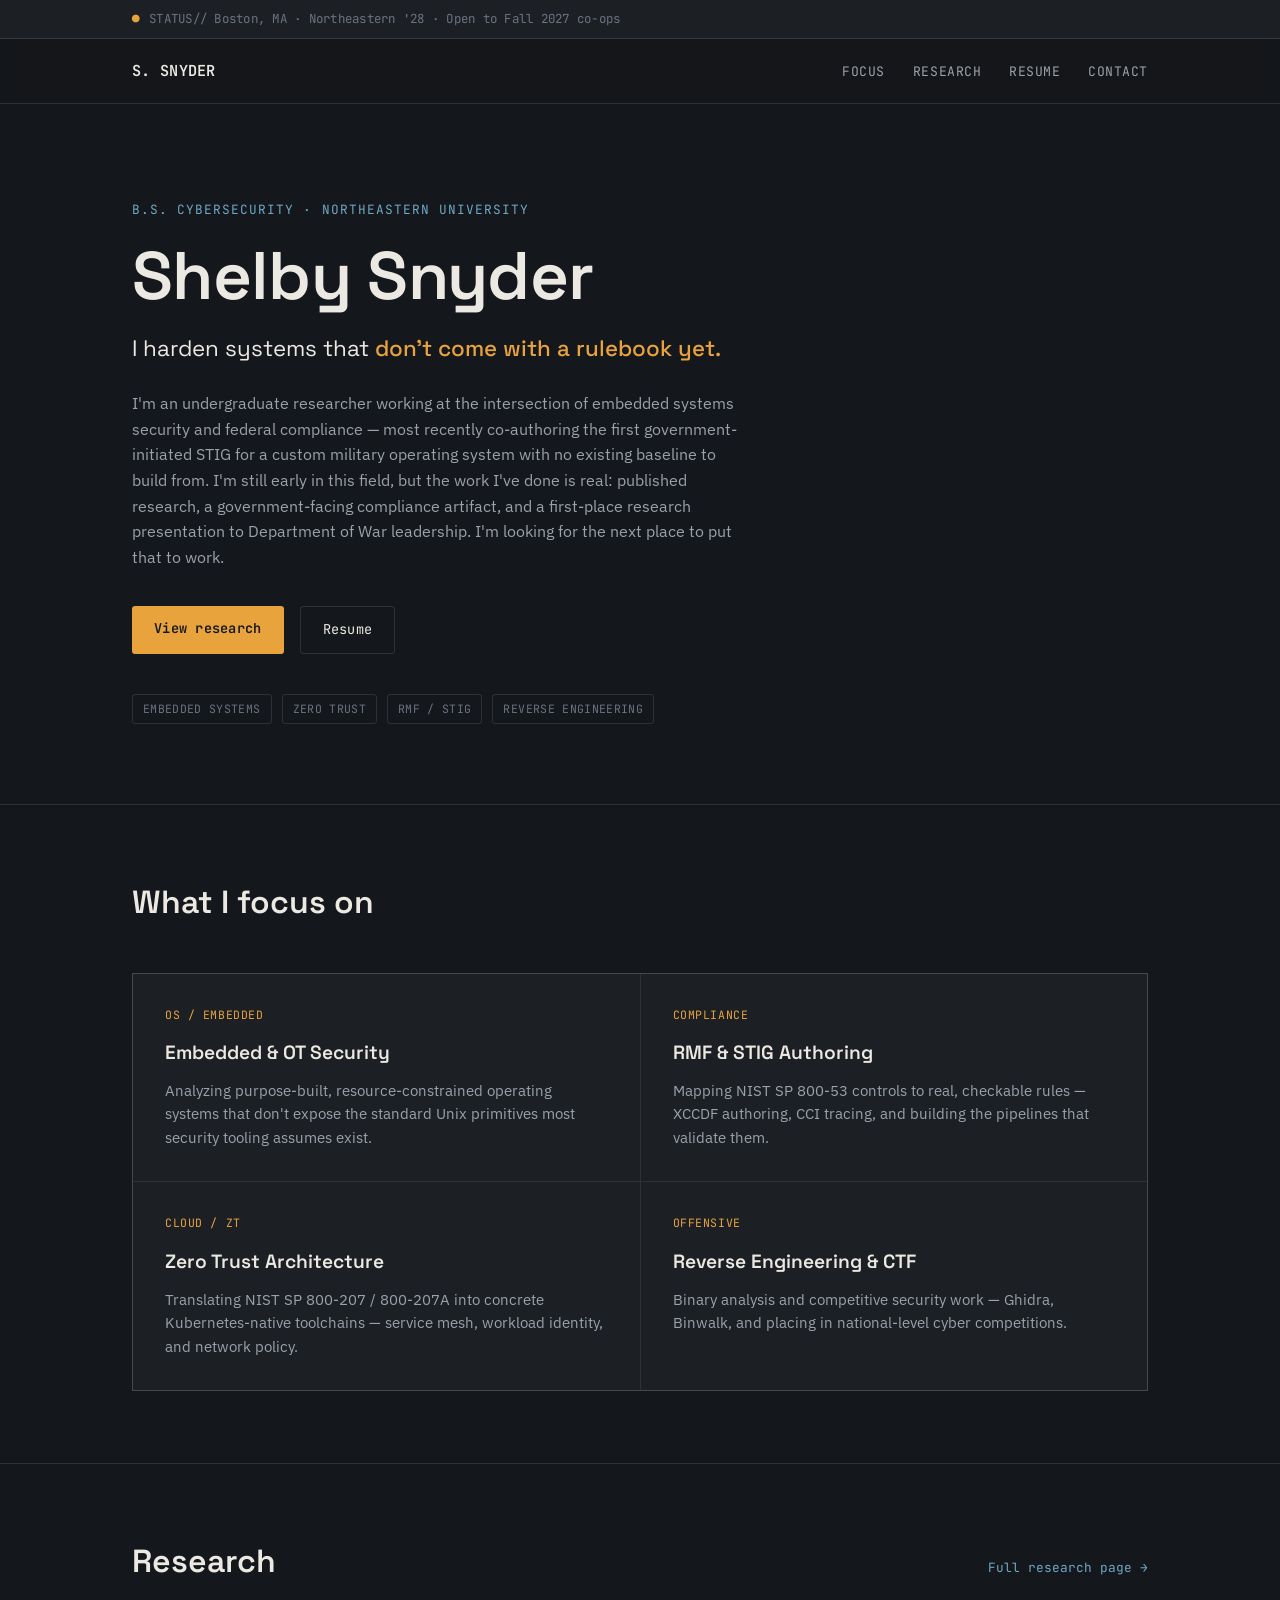
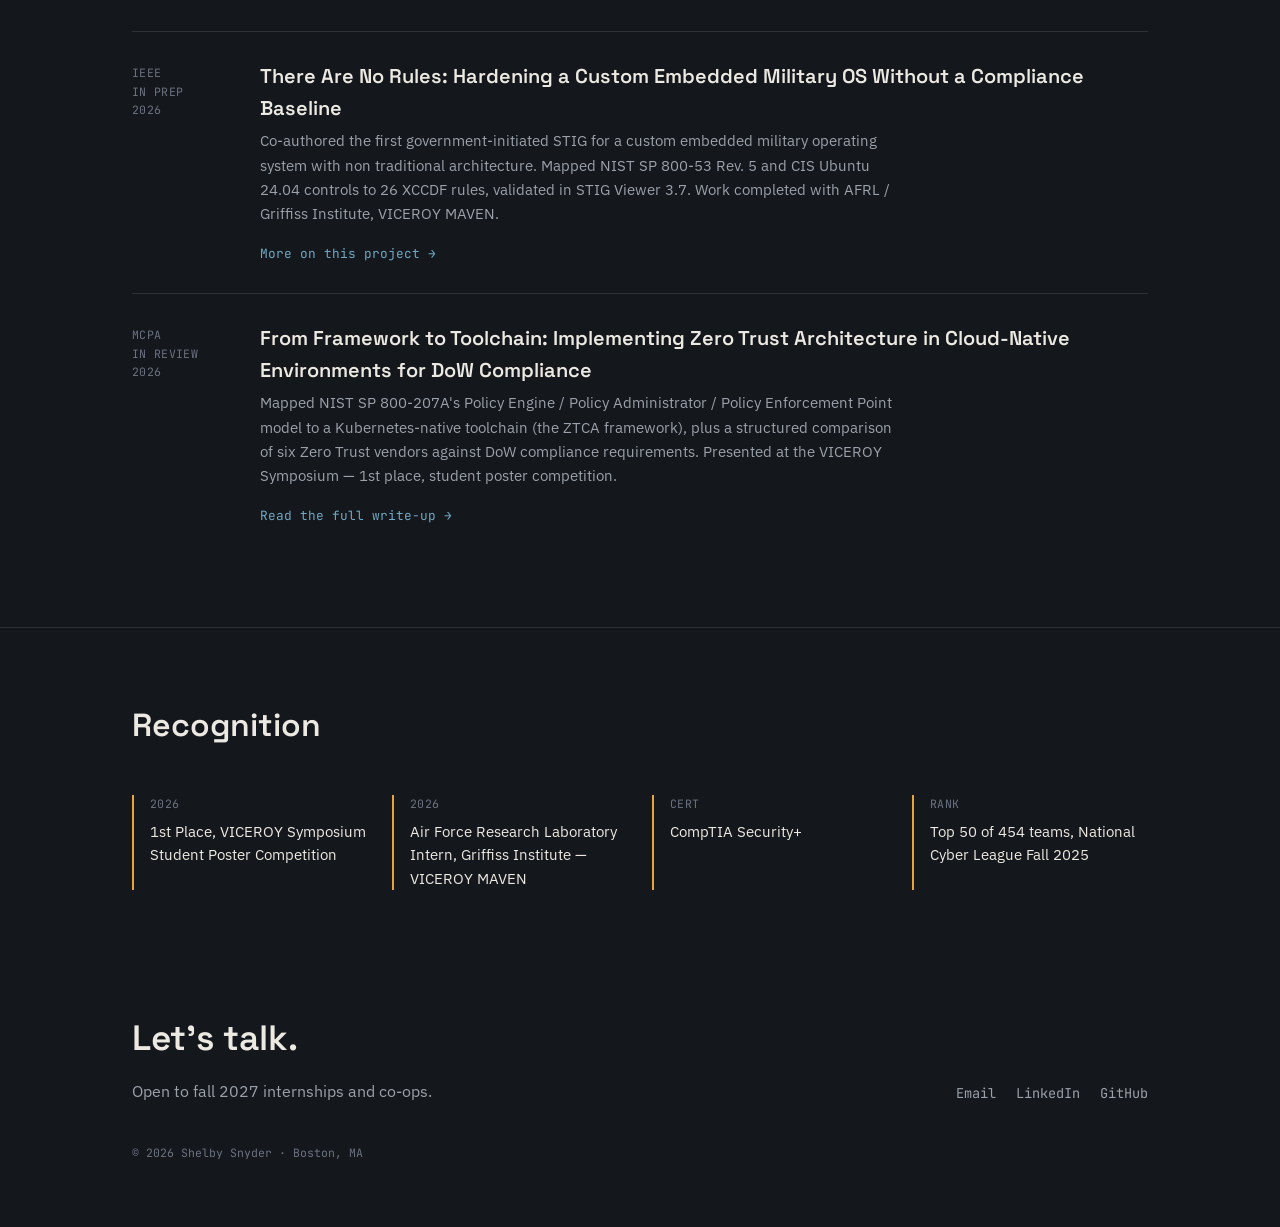
<file: index.html>
<!DOCTYPE html>
<html lang="en">
<head>
<meta charset="UTF-8" />
<meta name="viewport" content="width=device-width, initial-scale=1.0" />
<title>Shelby Snyder — Cybersecurity</title>
<meta name="description" content="Shelby Snyder — cybersecurity undergraduate researcher focused on embedded systems security, compliance frameworks, and Zero Trust architecture." />
<link rel="preconnect" href="https://fonts.googleapis.com">
<link rel="preconnect" href="https://fonts.gstatic.com" crossorigin>
<link href="https://fonts.googleapis.com/css2?family=Space+Grotesk:wght@400;500;600;700&family=IBM+Plex+Sans:wght@400;500;600&family=JetBrains+Mono:wght@400;500;600&display=swap" rel="stylesheet">
<link rel="stylesheet" href="css/style.css">
</head>
<body>

<header>
  <div class="status-strip">
    <div class="wrap">
      <span class="dot">●</span>
      <span>STATUS// Boston, MA · Northeastern '28 · Open to Fall 2027 co-ops</span>
    </div>
  </div>
  <nav class="wrap">
    <a class="logo" href="#top">S. SNYDER</a>
    <ul class="nav-links">
      <li><a href="#focus">Focus</a></li>
      <li><a href="research.html">Research</a></li>
      <li><a href="resume.html">Resume</a></li>
      <li><a href="#contact">Contact</a></li>
    </ul>
  </nav>
</header>

<main>
  <section class="hero" id="top">
    <div class="wrap">
      <div class="eyebrow">B.S. Cybersecurity · Northeastern University</div>
      <h1>Shelby Snyder</h1>
      <p class="thesis">I harden systems that <strong>don't come with a rulebook yet.</strong></p>
      <p class="bio">
        I'm an undergraduate researcher working at the intersection of embedded systems security
        and federal compliance — most recently co-authoring the first government-initiated STIG
        for a custom military operating system with no existing baseline to
        build from. I'm still early in this field, but the work I've done is real: published
        research, a government-facing compliance artifact, and a first-place research presentation
        to Department of War leadership. I'm looking for the next place to put that to work.
      </p>
      <div class="cta-row">
        <a class="btn btn-primary" href="#research">View research</a>
        <a class="btn btn-secondary" href="resume.html">Resume</a>
      </div>
      <div class="tag-row">
        <span class="tag">Embedded Systems</span>
        <span class="tag">Zero Trust</span>
        <span class="tag">RMF / STIG</span>
        <span class="tag">Reverse Engineering</span>
      </div>
    </div>
  </section>

  <section id="focus">
    <div class="wrap">
      <div class="section-head">
        <h2>What I focus on</h2>
      </div>
      <div class="focus-grid">
        <div class="focus-card">
          <span class="focus-tag">OS / EMBEDDED</span>
          <h3>Embedded &amp; OT Security</h3>
          <p>Analyzing purpose-built, resource-constrained operating systems that don't expose
          the standard Unix primitives most security tooling assumes exist.</p>
        </div>
        <div class="focus-card">
          <span class="focus-tag">COMPLIANCE</span>
          <h3>RMF &amp; STIG Authoring</h3>
          <p>Mapping NIST SP 800-53 controls to real, checkable rules — XCCDF authoring,
          CCI tracing, and building the pipelines that validate them.</p>
        </div>
        <div class="focus-card">
          <span class="focus-tag">CLOUD / ZT</span>
          <h3>Zero Trust Architecture</h3>
          <p>Translating NIST SP 800-207 / 800-207A into concrete Kubernetes-native
          toolchains — service mesh, workload identity, and network policy.</p>
        </div>
        <div class="focus-card">
          <span class="focus-tag">OFFENSIVE</span>
          <h3>Reverse Engineering &amp; CTF</h3>
          <p>Binary analysis and competitive security work — Ghidra, Binwalk, and
          placing in national-level cyber competitions.</p>
        </div>
      </div>
    </div>
  </section>

  <section id="research">
    <div class="wrap">
      <div class="section-head">
        <h2>Research</h2>
        <span class="section-note"><a href="research.html" class="research-link">Full research page →</a></span>
      </div>

      <div class="research-item">
        <div class="research-meta">IEEE<br/>IN PREP<br/>2026</div>
        <div class="research-body">
          <h3>There Are No Rules: Hardening a Custom Embedded Military OS Without a Compliance Baseline</h3>
          <p>Co-authored the first government-initiated STIG for a custom embedded
          military operating system with non traditional architecture. Mapped NIST SP
          800-53 Rev. 5 and CIS Ubuntu 24.04 controls to 26 XCCDF rules, validated in STIG
          Viewer 3.7. Work completed with AFRL / Griffiss Institute, VICEROY MAVEN.</p>
          <a class="research-link" href="research.html#boltos">More on this project →</a>
        </div>
      </div>

      <div class="research-item">
        <div class="research-meta">MCPA<br/>IN REVIEW<br/>2026</div>
        <div class="research-body">
          <h3>From Framework to Toolchain: Implementing Zero Trust Architecture in Cloud-Native Environments for DoW Compliance</h3>
          <p>Mapped NIST SP 800-207A's Policy Engine / Policy Administrator / Policy Enforcement
          Point model to a Kubernetes-native toolchain (the ZTCA framework), plus a structured
          comparison of six Zero Trust vendors against DoW compliance requirements. Presented
          at the VICEROY Symposium — 1st place, student poster competition.</p>
          <a class="research-link" href="research.html#ztca">Read the full write-up →</a>
        </div>
      </div>
    </div>
  </section>

  <section id="recognition">
    <div class="wrap">
      <div class="section-head">
        <h2>Recognition</h2>
      </div>
      <div class="recognition">
        <div class="rec-item">
          <span class="num">2026</span>
          <p>1st Place, VICEROY Symposium Student Poster Competition</p>
        </div>
        <div class="rec-item">
          <span class="num">2026</span>
          <p>Air Force Research Laboratory Intern, Griffiss Institute — VICEROY MAVEN</p>
        </div>
        <div class="rec-item">
          <span class="num">CERT</span>
          <p>CompTIA Security+</p>
        </div>
        <div class="rec-item">
          <span class="num">RANK</span>
          <p>Top 50 of 454 teams, National Cyber League Fall 2025</p>
        </div>
      </div>
    </div>
  </section>
</main>

<footer id="contact">
  <div class="wrap">
    <div class="footer-row">
      <div>
        <h2>Let's talk.</h2>
        <p style="color: var(--text-dim);">Open to fall 2027 internships and co-ops.</p>
      </div>
      <div class="footer-links">
        <a href="mailto:shelbychsnyder@gmail.com">Email</a>
        <a href="https://www.linkedin.com/in/shelbycsnyder" target="_blank" rel="noopener">LinkedIn</a>
        <a href="https://github.com/snyder2406" target="_blank" rel="noopener">GitHub</a>
      </div>
    </div>
    <p class="footer-note">© 2026 Shelby Snyder · Boston, MA</p>
  </div>
</footer>

<script src="js/main.js"></script>
</body>
</html>
</file>
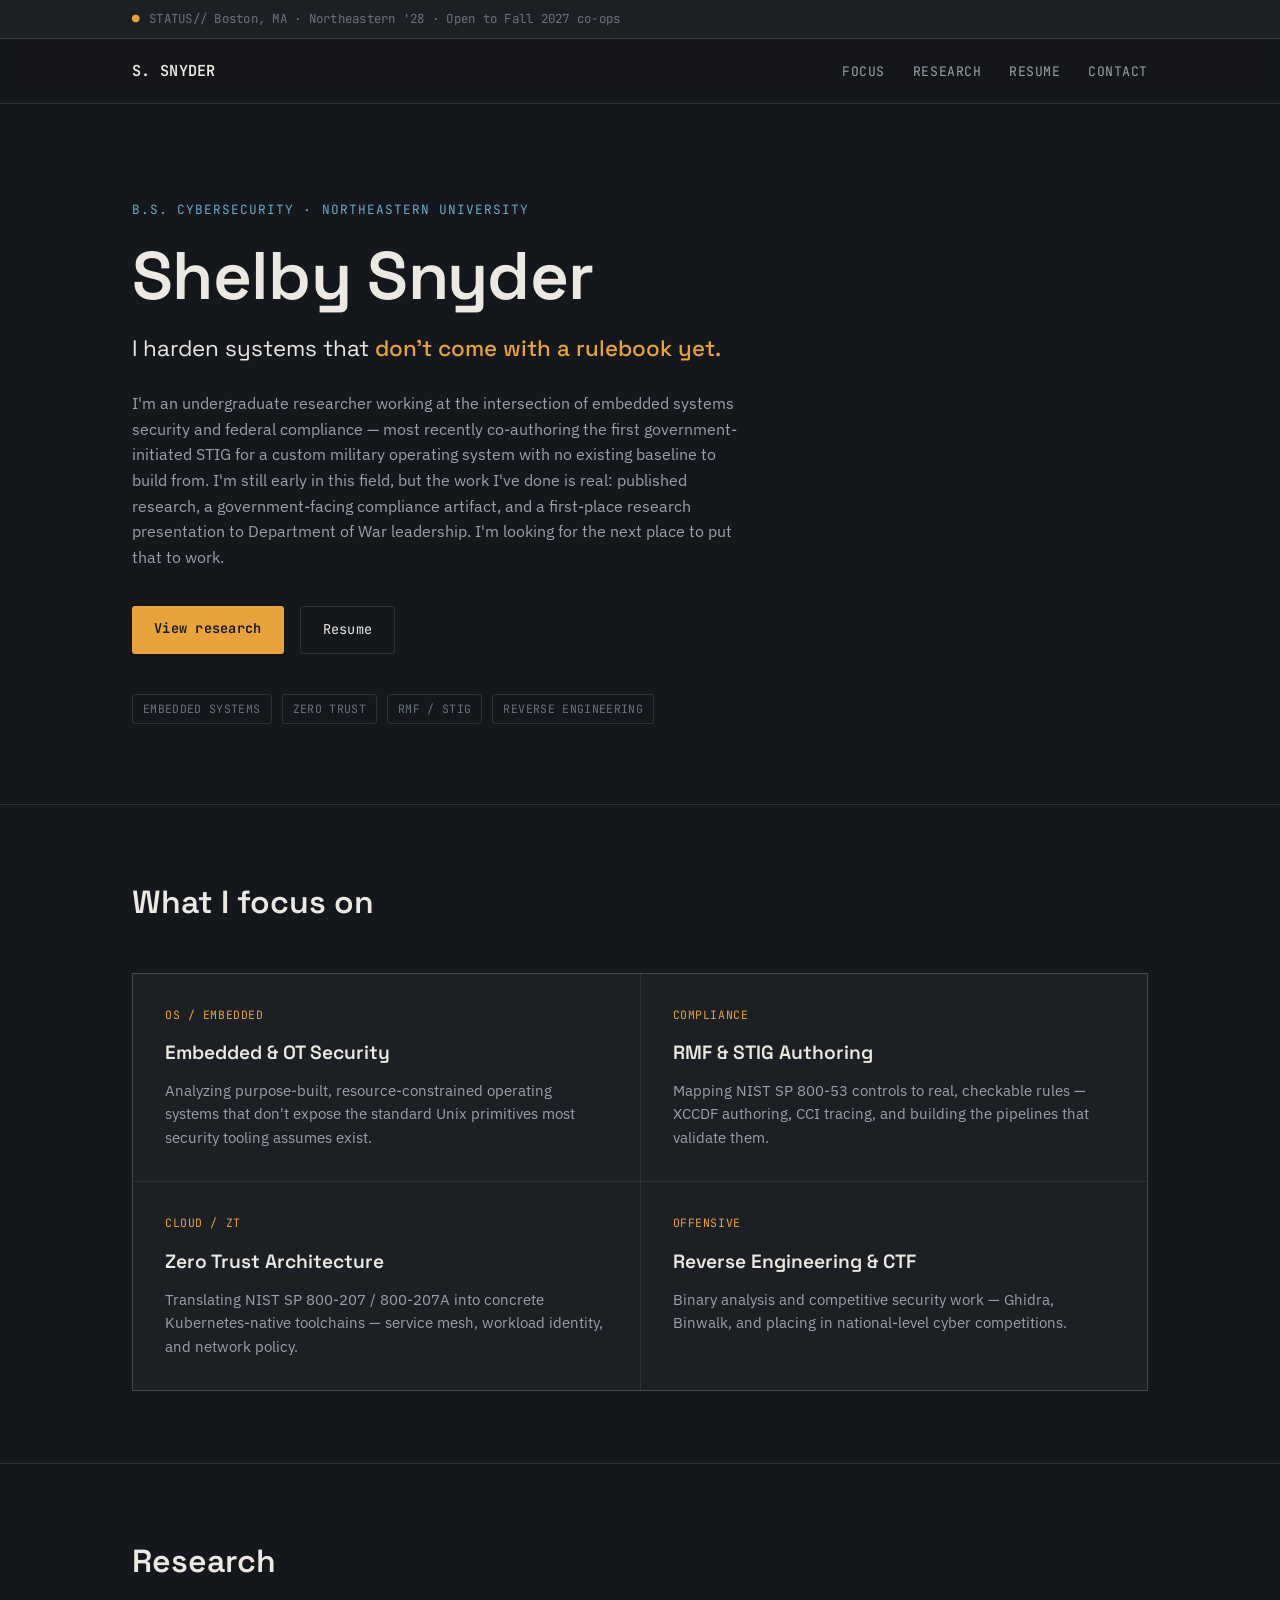
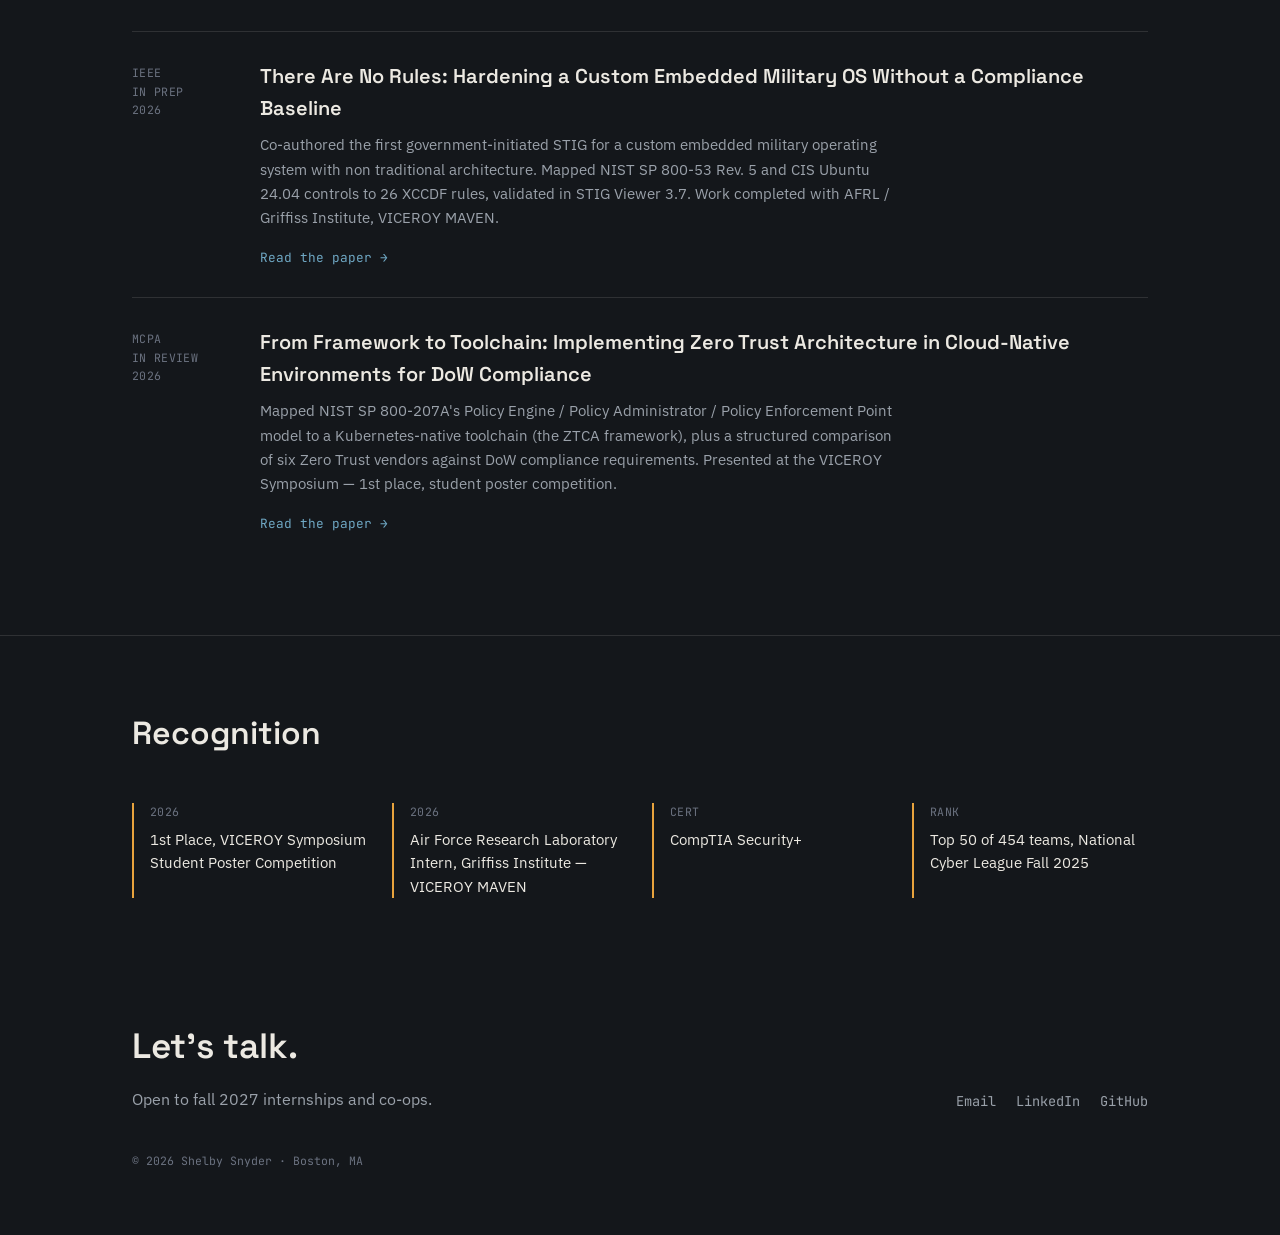
<file: portfolio/index.html>
<!DOCTYPE html>
<html lang="en">
<head>
<meta charset="UTF-8" />
<meta name="viewport" content="width=device-width, initial-scale=1.0" />
<title>Shelby Snyder — Cybersecurity</title>
<meta name="description" content="Shelby Snyder — cybersecurity undergraduate researcher focused on embedded systems security, compliance frameworks, and Zero Trust architecture." />
<link rel="preconnect" href="https://fonts.googleapis.com">
<link rel="preconnect" href="https://fonts.gstatic.com" crossorigin>
<link href="https://fonts.googleapis.com/css2?family=Space+Grotesk:wght@400;500;600;700&family=IBM+Plex+Sans:wght@400;500;600&family=JetBrains+Mono:wght@400;500;600&display=swap" rel="stylesheet">
<style>
  :root {
    --bg: #14171B;
    --bg-panel: #1C2025;
    --bg-panel-2: #21262C;
    --text: #ECE9E2;
    --text-dim: #9AA1AA;
    --text-faint: #6B7280;
    --amber: #E8A33D;
    --blue: #6FA8C4;
    --line: rgba(236, 233, 226, 0.12);
    --font-display: 'Space Grotesk', sans-serif;
    --font-body: 'IBM Plex Sans', sans-serif;
    --font-mono: 'JetBrains Mono', monospace;
  }

  * { margin: 0; padding: 0; box-sizing: border-box; }

  html { scroll-behavior: smooth; }

  body {
    background: var(--bg);
    color: var(--text);
    font-family: var(--font-body);
    line-height: 1.6;
    -webkit-font-smoothing: antialiased;
  }

  a { color: inherit; text-decoration: none; }

  :focus-visible {
    outline: 2px solid var(--amber);
    outline-offset: 3px;
  }

  .wrap {
    max-width: 1080px;
    margin: 0 auto;
    padding: 0 32px;
  }

  /* ---------- NAV ---------- */
  header {
    position: sticky;
    top: 0;
    z-index: 10;
    background: rgba(20, 23, 27, 0.9);
    backdrop-filter: blur(8px);
    border-bottom: 1px solid var(--line);
  }

  nav.wrap {
    display: flex;
    justify-content: space-between;
    align-items: center;
    padding-top: 20px;
    padding-bottom: 20px;
    flex-wrap: wrap;
    gap: 12px;
  }

  .logo {
    font-family: var(--font-mono);
    font-size: 0.95rem;
    font-weight: 600;
    letter-spacing: 0.02em;
  }

  .nav-links {
    display: flex;
    gap: 28px;
    list-style: none;
    font-family: var(--font-mono);
    font-size: 0.82rem;
    letter-spacing: 0.04em;
    text-transform: uppercase;
  }

  .nav-links a {
    color: var(--text-dim);
    transition: color 0.15s ease;
  }

  .nav-links a:hover { color: var(--amber); }

  /* ---------- STATUS STRIP ---------- */
  .status-strip {
    background: var(--bg-panel);
    border-bottom: 1px solid var(--line);
    font-family: var(--font-mono);
    font-size: 0.78rem;
    color: var(--text-faint);
    letter-spacing: 0.02em;
  }

  .status-strip .wrap {
    padding-top: 9px;
    padding-bottom: 9px;
    display: flex;
    align-items: center;
    gap: 10px;
    flex-wrap: wrap;
  }

  .status-strip .dot {
    color: var(--amber);
    animation: blink 2.4s step-start infinite;
  }

  @media (prefers-reduced-motion: reduce) {
    .status-strip .dot { animation: none; }
    html { scroll-behavior: auto; }
  }

  @keyframes blink {
    50% { opacity: 0.25; }
  }

  /* ---------- HERO ---------- */
  .hero {
    padding: 96px 0 80px;
    border-bottom: 1px solid var(--line);
  }

  .eyebrow {
    font-family: var(--font-mono);
    font-size: 0.8rem;
    color: var(--blue);
    letter-spacing: 0.08em;
    text-transform: uppercase;
    margin-bottom: 20px;
  }

  h1 {
    font-family: var(--font-display);
    font-size: clamp(2.6rem, 6vw, 4.2rem);
    font-weight: 600;
    line-height: 1.05;
    letter-spacing: -0.01em;
    margin-bottom: 20px;
  }

  .thesis {
    font-family: var(--font-display);
    font-size: clamp(1.15rem, 2vw, 1.4rem);
    color: var(--text);
    font-weight: 400;
    max-width: 640px;
    margin-bottom: 24px;
  }

  .thesis strong {
    color: var(--amber);
    font-weight: 500;
  }

  .bio {
    max-width: 620px;
    color: var(--text-dim);
    font-size: 1rem;
    margin-bottom: 36px;
  }

  .cta-row {
    display: flex;
    gap: 16px;
    flex-wrap: wrap;
    margin-bottom: 40px;
  }

  .btn {
    font-family: var(--font-mono);
    font-size: 0.85rem;
    letter-spacing: 0.02em;
    padding: 12px 22px;
    border-radius: 3px;
    transition: all 0.15s ease;
    display: inline-block;
  }

  .btn-primary {
    background: var(--amber);
    color: #14171B;
    font-weight: 600;
  }

  .btn-primary:hover { background: #f0b558; }

  .btn-secondary {
    border: 1px solid var(--line);
    color: var(--text);
  }

  .btn-secondary:hover { border-color: var(--blue); color: var(--blue); }

  .tag-row {
    display: flex;
    gap: 10px;
    flex-wrap: wrap;
  }

  .tag {
    font-family: var(--font-mono);
    font-size: 0.72rem;
    letter-spacing: 0.03em;
    color: var(--text-faint);
    border: 1px solid var(--line);
    padding: 5px 10px;
    border-radius: 3px;
    text-transform: uppercase;
  }

  /* ---------- SECTION HEADERS ---------- */
  section { padding: 72px 0; border-bottom: 1px solid var(--line); }
  section:last-of-type { border-bottom: none; }

  .section-head {
    margin-bottom: 44px;
  }

  .section-head h2 {
    font-family: var(--font-display);
    font-size: clamp(1.5rem, 3vw, 2rem);
    font-weight: 600;
  }

  /* ---------- FOCUS GRID ---------- */
  .focus-grid {
    display: grid;
    grid-template-columns: repeat(2, 1fr);
    gap: 1px;
    background: var(--line);
    border: 1px solid var(--line);
  }

  .focus-card {
    background: var(--bg-panel);
    padding: 32px;
    opacity: 0;
    transform: translateY(12px);
    transition: opacity 0.5s ease, transform 0.5s ease;
  }

  .focus-card.visible { opacity: 1; transform: translateY(0); }

  .focus-tag {
    font-family: var(--font-mono);
    font-size: 0.72rem;
    color: var(--amber);
    letter-spacing: 0.05em;
    margin-bottom: 14px;
    display: block;
  }

  .focus-card h3 {
    font-family: var(--font-display);
    font-size: 1.2rem;
    font-weight: 600;
    margin-bottom: 10px;
  }

  .focus-card p {
    color: var(--text-dim);
    font-size: 0.92rem;
  }

  /* ---------- RESEARCH ---------- */
  .research-item {
    display: grid;
    grid-template-columns: 100px 1fr;
    gap: 28px;
    padding: 28px 0;
    border-top: 1px solid var(--line);
    opacity: 0;
    transform: translateY(12px);
    transition: opacity 0.5s ease, transform 0.5s ease;
  }

  .research-item.visible { opacity: 1; transform: translateY(0); }

  .research-item:first-of-type { border-top: none; }

  .research-meta {
    font-family: var(--font-mono);
    font-size: 0.72rem;
    color: var(--text-faint);
    letter-spacing: 0.03em;
    padding-top: 4px;
  }

  .research-body h3 {
    font-family: var(--font-display);
    font-size: 1.25rem;
    font-weight: 600;
    margin-bottom: 8px;
  }

  .research-body p {
    color: var(--text-dim);
    font-size: 0.95rem;
    max-width: 640px;
    margin-bottom: 14px;
  }

  .research-link {
    font-family: var(--font-mono);
    font-size: 0.8rem;
    color: var(--blue);
    border-bottom: 1px solid transparent;
  }

  .research-link:hover { border-bottom-color: var(--blue); }

  /* ---------- RECOGNITION STRIP ---------- */
  .recognition {
    display: grid;
    grid-template-columns: repeat(4, 1fr);
    gap: 24px;
  }

  .rec-item {
    border-left: 2px solid var(--amber);
    padding-left: 16px;
  }

  .rec-item .num {
    font-family: var(--font-mono);
    font-size: 0.72rem;
    color: var(--text-faint);
    text-transform: uppercase;
    letter-spacing: 0.03em;
    margin-bottom: 6px;
    display: block;
  }

  .rec-item p {
    font-size: 0.92rem;
    color: var(--text);
  }

  /* ---------- FOOTER ---------- */
  footer {
    padding: 48px 0 64px;
  }

  .footer-row {
    display: flex;
    justify-content: space-between;
    align-items: flex-end;
    flex-wrap: wrap;
    gap: 24px;
  }

  footer h2 {
    font-family: var(--font-display);
    font-size: clamp(1.6rem, 3vw, 2.2rem);
    font-weight: 600;
    margin-bottom: 12px;
  }

  .footer-links {
    display: flex;
    gap: 20px;
    font-family: var(--font-mono);
    font-size: 0.85rem;
  }

  .footer-links a { color: var(--text-dim); }
  .footer-links a:hover { color: var(--amber); }

  .footer-note {
    font-family: var(--font-mono);
    font-size: 0.72rem;
    color: var(--text-faint);
    margin-top: 40px;
  }

  /* ---------- RESPONSIVE ---------- */
  @media (max-width: 720px) {
    .focus-grid { grid-template-columns: 1fr; }
    .recognition { grid-template-columns: repeat(2, 1fr); }
    .research-item { grid-template-columns: 1fr; gap: 8px; }
    nav.wrap { justify-content: center; text-align: center; }
    .footer-row { flex-direction: column; align-items: flex-start; }
  }

  @media (max-width: 480px) {
    .recognition { grid-template-columns: 1fr; }
  }
</style>
</head>
<body>

<header>
  <div class="status-strip">
    <div class="wrap">
      <span class="dot">●</span>
      <span>STATUS// Boston, MA · Northeastern '28 · Open to Fall 2027 co-ops</span>
    </div>
  </div>
  <nav class="wrap">
    <a class="logo" href="#top">S. SNYDER</a>
    <ul class="nav-links">
      <li><a href="#focus">Focus</a></li>
      <li><a href="#research">Research</a></li>
      <li><a href="resume.html">Resume</a></li>
      <li><a href="#contact">Contact</a></li>
    </ul>
  </nav>
</header>

<main>
  <section class="hero" id="top">
    <div class="wrap">
      <div class="eyebrow">B.S. Cybersecurity · Northeastern University</div>
      <h1>Shelby Snyder</h1>
      <p class="thesis">I harden systems that <strong>don't come with a rulebook yet.</strong></p>
      <p class="bio">
        I'm an undergraduate researcher working at the intersection of embedded systems security
        and federal compliance — most recently co-authoring the first government-initiated STIG
        for a custom military operating system with no existing baseline to
        build from. I'm still early in this field, but the work I've done is real: published
        research, a government-facing compliance artifact, and a first-place research presentation
        to Department of War leadership. I'm looking for the next place to put that to work.
      </p>
      <div class="cta-row">
        <a class="btn btn-primary" href="#research">View research</a>
        <a class="btn btn-secondary" href="resume.html">Resume</a>
      </div>
      <div class="tag-row">
        <span class="tag">Embedded Systems</span>
        <span class="tag">Zero Trust</span>
        <span class="tag">RMF / STIG</span>
        <span class="tag">Reverse Engineering</span>
      </div>
    </div>
  </section>

  <section id="focus">
    <div class="wrap">
      <div class="section-head">
        <h2>What I focus on</h2>
      </div>
      <div class="focus-grid">
        <div class="focus-card">
          <span class="focus-tag">OS / EMBEDDED</span>
          <h3>Embedded &amp; OT Security</h3>
          <p>Analyzing purpose-built, resource-constrained operating systems that don't expose
          the standard Unix primitives most security tooling assumes exist.</p>
        </div>
        <div class="focus-card">
          <span class="focus-tag">COMPLIANCE</span>
          <h3>RMF &amp; STIG Authoring</h3>
          <p>Mapping NIST SP 800-53 controls to real, checkable rules — XCCDF authoring,
          CCI tracing, and building the pipelines that validate them.</p>
        </div>
        <div class="focus-card">
          <span class="focus-tag">CLOUD / ZT</span>
          <h3>Zero Trust Architecture</h3>
          <p>Translating NIST SP 800-207 / 800-207A into concrete Kubernetes-native
          toolchains — service mesh, workload identity, and network policy.</p>
        </div>
        <div class="focus-card">
          <span class="focus-tag">OFFENSIVE</span>
          <h3>Reverse Engineering &amp; CTF</h3>
          <p>Binary analysis and competitive security work — Ghidra, Binwalk, and
          placing in national-level cyber competitions.</p>
        </div>
      </div>
    </div>
  </section>

  <section id="research">
    <div class="wrap">
      <div class="section-head">
        <h2>Research</h2>
      </div>

      <div class="research-item">
        <div class="research-meta">IEEE<br/>IN PREP<br/>2026</div>
        <div class="research-body">
          <h3>There Are No Rules: Hardening a Custom Embedded Military OS Without a Compliance Baseline</h3>
          <p>Co-authored the first government-initiated STIG for a custom embedded
          military operating system with non traditional architecture. Mapped NIST SP
          800-53 Rev. 5 and CIS Ubuntu 24.04 controls to 26 XCCDF rules, validated in STIG
          Viewer 3.7. Work completed with AFRL / Griffiss Institute, VICEROY MAVEN.</p>
          <a class="research-link" href="#">Read the paper →</a>
        </div>
      </div>

      <div class="research-item">
        <div class="research-meta">MCPA<br/>IN REVIEW<br/>2026</div>
        <div class="research-body">
          <h3>From Framework to Toolchain: Implementing Zero Trust Architecture in Cloud-Native Environments for DoW Compliance</h3>
          <p>Mapped NIST SP 800-207A's Policy Engine / Policy Administrator / Policy Enforcement
          Point model to a Kubernetes-native toolchain (the ZTCA framework), plus a structured
          comparison of six Zero Trust vendors against DoW compliance requirements. Presented
          at the VICEROY Symposium — 1st place, student poster competition.</p>
          <a class="research-link" href="#">Read the paper →</a>
        </div>
      </div>
    </div>
  </section>

  <section id="recognition">
    <div class="wrap">
      <div class="section-head">
        <h2>Recognition</h2>
      </div>
      <div class="recognition">
        <div class="rec-item">
          <span class="num">2026</span>
          <p>1st Place, VICEROY Symposium Student Poster Competition</p>
        </div>
        <div class="rec-item">
          <span class="num">2026</span>
          <p>Air Force Research Laboratory Intern, Griffiss Institute — VICEROY MAVEN</p>
        </div>
        <div class="rec-item">
          <span class="num">CERT</span>
          <p>CompTIA Security+</p>
        </div>
        <div class="rec-item">
          <span class="num">RANK</span>
          <p>Top 50 of 454 teams, National Cyber League Fall 2025</p>
        </div>
      </div>
    </div>
  </section>
</main>

<footer id="contact">
  <div class="wrap">
    <div class="footer-row">
      <div>
        <h2>Let's talk.</h2>
        <p style="color: var(--text-dim);">Open to fall 2027 internships and co-ops.</p>
      </div>
      <div class="footer-links">
        <a href="mailto:shelbychsnyder@gmail.com">Email</a>
        <a href="https://www.linkedin.com/in/shelbycsnyder" target="_blank" rel="noopener">LinkedIn</a>
        <a href="#">GitHub</a>
      </div>
    </div>
    <p class="footer-note">© 2026 Shelby Snyder · Boston, MA</p>
  </div>
</footer>

<script>
  // Scroll-reveal for focus cards and research items
  const revealEls = document.querySelectorAll('.focus-card, .research-item');
  const prefersReducedMotion = window.matchMedia('(prefers-reduced-motion: reduce)').matches;

  if (prefersReducedMotion) {
    revealEls.forEach(el => el.classList.add('visible'));
  } else {
    const observer = new IntersectionObserver((entries) => {
      entries.forEach(entry => {
        if (entry.isIntersecting) {
          entry.target.classList.add('visible');
          observer.unobserve(entry.target);
        }
      });
    }, { threshold: 0.15 });

    revealEls.forEach(el => observer.observe(el));
  }
</script>

</body>
</html>
</file>
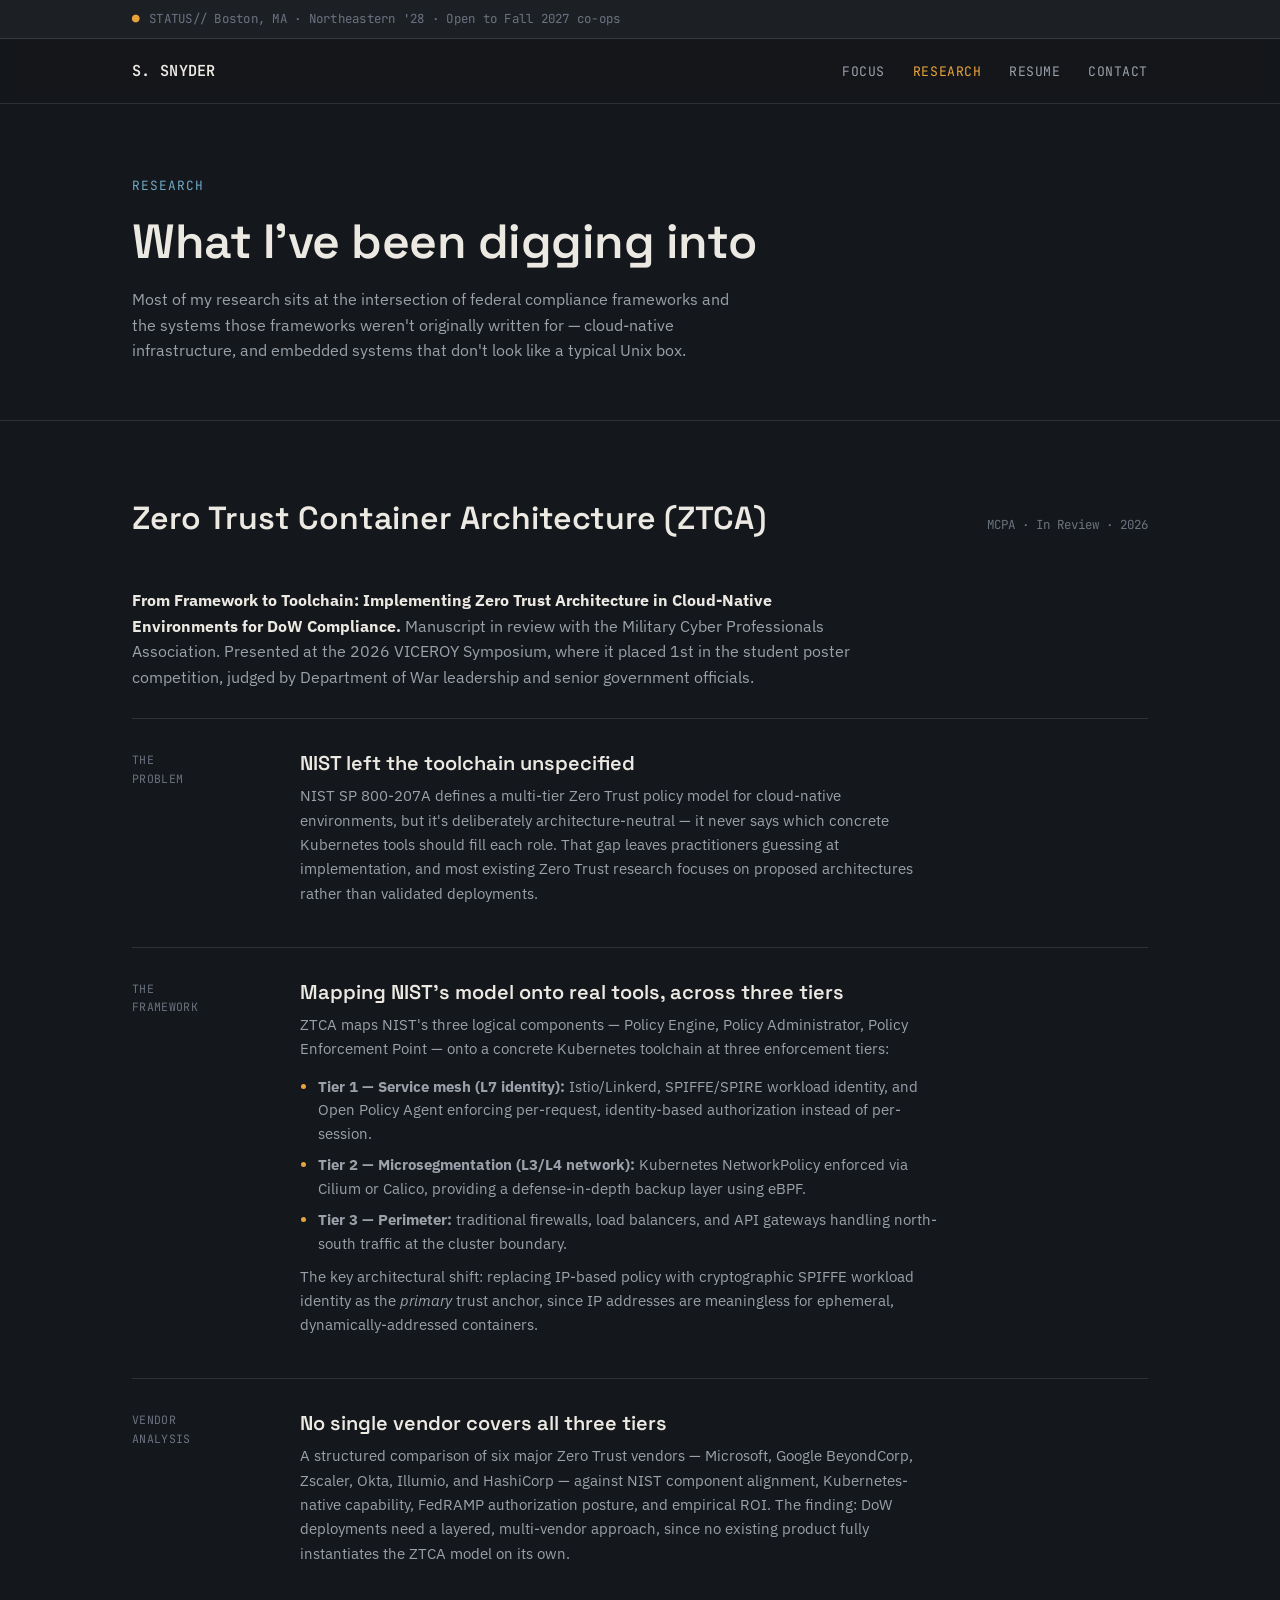
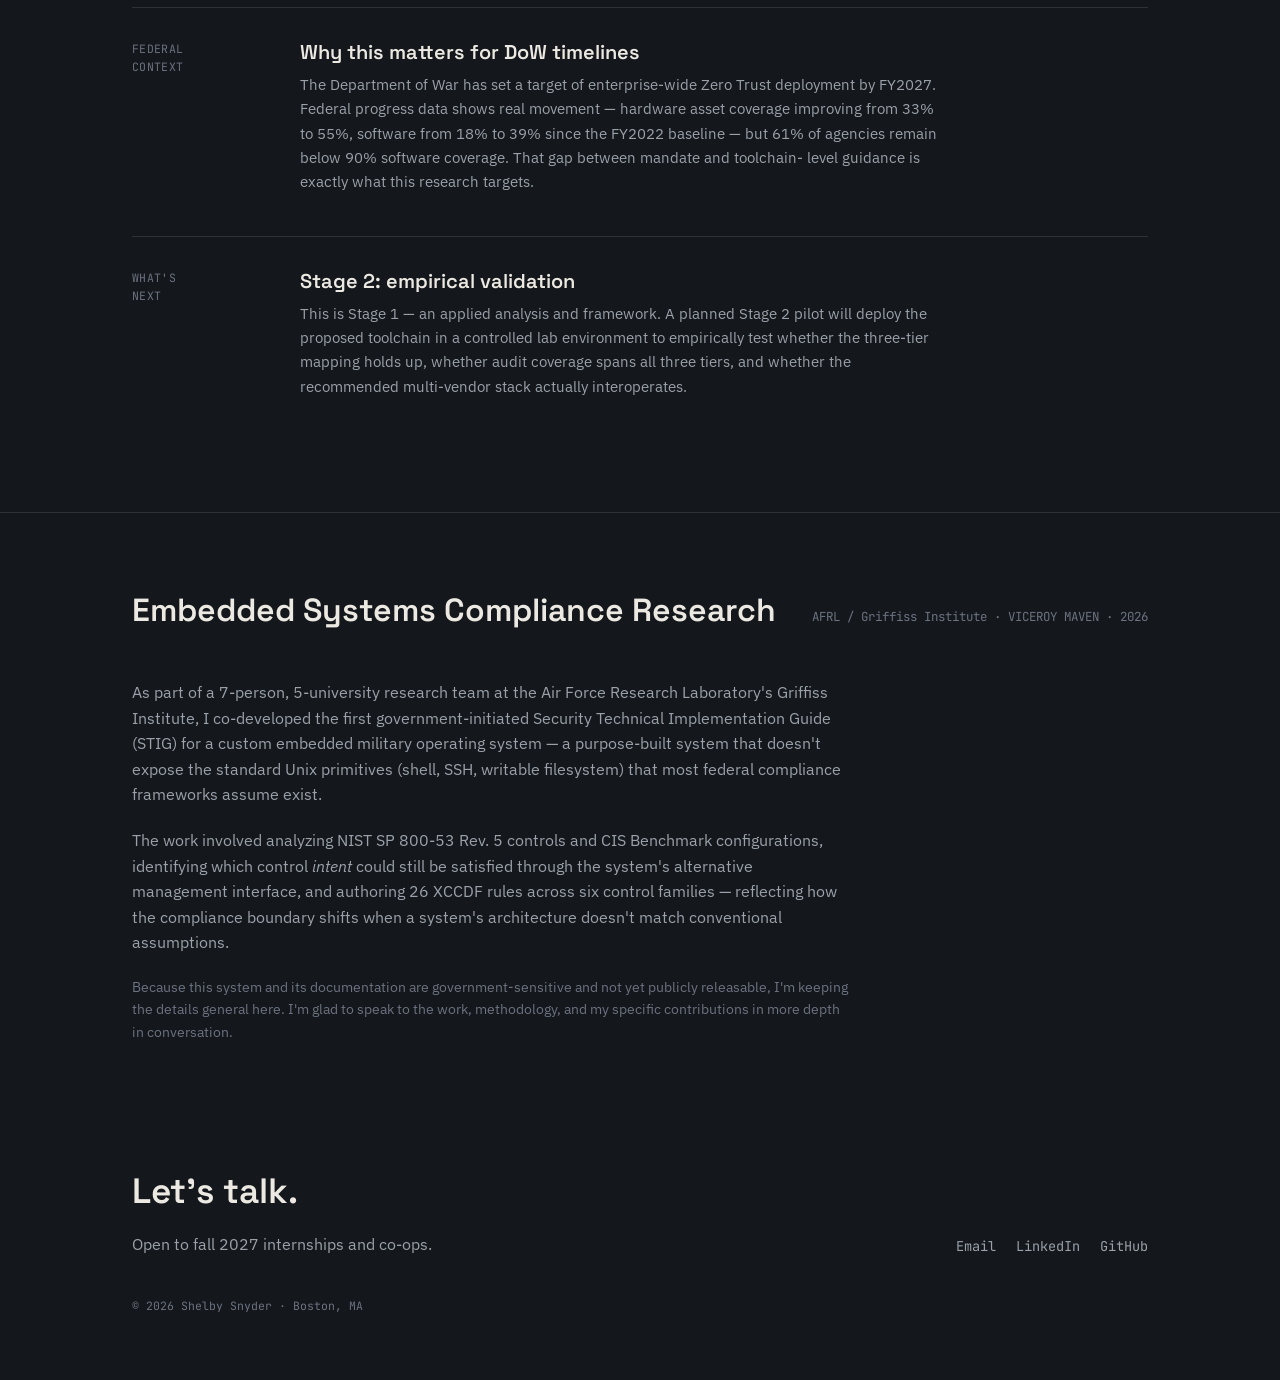
<file: research.html>
<!DOCTYPE html>
<html lang="en">
<head>
<meta charset="UTF-8" />
<meta name="viewport" content="width=device-width, initial-scale=1.0" />
<title>Research — Shelby Snyder</title>
<meta name="description" content="Shelby Snyder's research — Zero Trust Container Architecture (ZTCA) for DoW cloud-native compliance, and embedded systems security research with AFRL." />
<link rel="preconnect" href="https://fonts.googleapis.com">
<link rel="preconnect" href="https://fonts.gstatic.com" crossorigin>
<link href="https://fonts.googleapis.com/css2?family=Space+Grotesk:wght@400;500;600;700&family=IBM+Plex+Sans:wght@400;500;600&family=JetBrains+Mono:wght@400;500;600&display=swap" rel="stylesheet">
<link rel="stylesheet" href="css/style.css">
</head>
<body>

<header>
  <div class="status-strip">
    <div class="wrap">
      <span class="dot">●</span>
      <span>STATUS// Boston, MA · Northeastern '28 · Open to Fall 2027 co-ops</span>
    </div>
  </div>
  <nav class="wrap">
    <a class="logo" href="index.html">S. SNYDER</a>
    <ul class="nav-links">
      <li><a href="index.html#focus">Focus</a></li>
      <li><a href="research.html" class="active">Research</a></li>
      <li><a href="resume.html">Resume</a></li>
      <li><a href="index.html#contact">Contact</a></li>
    </ul>
  </nav>
</header>

<main>
  <section class="hero compact" id="top">
    <div class="wrap">
      <div class="eyebrow">Research</div>
      <h1 class="smaller">What I've been digging into</h1>
      <p class="bio" style="margin-bottom: 0;">
        Most of my research sits at the intersection of federal compliance frameworks and the
        systems those frameworks weren't originally written for — cloud-native infrastructure,
        and embedded systems that don't look like a typical Unix box.
      </p>
    </div>
  </section>

  <!-- ============ ZTCA — FLAGSHIP RESEARCH ============ -->
  <section id="ztca">
    <div class="wrap">
      <div class="section-head">
        <h2>Zero Trust Container Architecture (ZTCA)</h2>
        <span class="section-note">MCPA · In Review · 2026</span>
      </div>

      <p class="bio" style="max-width: 720px; margin-bottom: 28px;">
        <strong style="color: var(--text);">From Framework to Toolchain: Implementing Zero Trust
        Architecture in Cloud-Native Environments for DoW Compliance.</strong> Manuscript in
        review with the Military Cyber Professionals Association. Presented at the 2026 VICEROY
        Symposium, where it placed 1st in the student poster competition, judged by Department of
        War leadership and senior government officials.
      </p>

      <div class="entry-item" style="grid-template-columns: 140px 1fr;">
        <div class="entry-meta">THE<br/>PROBLEM</div>
        <div class="entry-body">
          <h3>NIST left the toolchain unspecified</h3>
          <p>NIST SP 800-207A defines a multi-tier Zero Trust policy model for cloud-native
          environments, but it's deliberately architecture-neutral — it never says which
          concrete Kubernetes tools should fill each role. That gap leaves practitioners
          guessing at implementation, and most existing Zero Trust research focuses on proposed
          architectures rather than validated deployments.</p>
        </div>
      </div>

      <div class="entry-item" style="grid-template-columns: 140px 1fr;">
        <div class="entry-meta">THE<br/>FRAMEWORK</div>
        <div class="entry-body">
          <h3>Mapping NIST's model onto real tools, across three tiers</h3>
          <p>ZTCA maps NIST's three logical components — Policy Engine, Policy Administrator,
          Policy Enforcement Point — onto a concrete Kubernetes toolchain at three enforcement
          tiers:</p>
          <ul>
            <li><strong>Tier 1 — Service mesh (L7 identity):</strong> Istio/Linkerd, SPIFFE/SPIRE
            workload identity, and Open Policy Agent enforcing per-request, identity-based
            authorization instead of per-session.</li>
            <li><strong>Tier 2 — Microsegmentation (L3/L4 network):</strong> Kubernetes
            NetworkPolicy enforced via Cilium or Calico, providing a defense-in-depth backup
            layer using eBPF.</li>
            <li><strong>Tier 3 — Perimeter:</strong> traditional firewalls, load balancers, and
            API gateways handling north-south traffic at the cluster boundary.</li>
          </ul>
          <p>The key architectural shift: replacing IP-based policy with cryptographic SPIFFE
          workload identity as the <em>primary</em> trust anchor, since IP addresses are
          meaningless for ephemeral, dynamically-addressed containers.</p>
        </div>
      </div>

      <div class="entry-item" style="grid-template-columns: 140px 1fr;">
        <div class="entry-meta">VENDOR<br/>ANALYSIS</div>
        <div class="entry-body">
          <h3>No single vendor covers all three tiers</h3>
          <p>A structured comparison of six major Zero Trust vendors — Microsoft, Google
          BeyondCorp, Zscaler, Okta, Illumio, and HashiCorp — against NIST component alignment,
          Kubernetes-native capability, FedRAMP authorization posture, and empirical ROI. The
          finding: DoW deployments need a layered, multi-vendor approach, since no existing
          product fully instantiates the ZTCA model on its own.</p>
        </div>
      </div>

      <div class="entry-item" style="grid-template-columns: 140px 1fr;">
        <div class="entry-meta">FEDERAL<br/>CONTEXT</div>
        <div class="entry-body">
          <h3>Why this matters for DoW timelines</h3>
          <p>The Department of War has set a target of enterprise-wide Zero Trust deployment by
          FY2027. Federal progress data shows real movement — hardware asset coverage improving
          from 33% to 55%, software from 18% to 39% since the FY2022 baseline — but 61% of
          agencies remain below 90% software coverage. That gap between mandate and toolchain-
          level guidance is exactly what this research targets.</p>
        </div>
      </div>

      <div class="entry-item" style="grid-template-columns: 140px 1fr;">
        <div class="entry-meta">WHAT'S<br/>NEXT</div>
        <div class="entry-body">
          <h3>Stage 2: empirical validation</h3>
          <p>This is Stage 1 — an applied analysis and framework. A planned Stage 2 pilot will
          deploy the proposed toolchain in a controlled lab environment to empirically test
          whether the three-tier mapping holds up, whether audit coverage spans all three tiers,
          and whether the recommended multi-vendor stack actually interoperates.</p>
        </div>
      </div>
    </div>
  </section>

  <!-- ============ GOVERNMENT EMBEDDED SYSTEMS RESEARCH — GENERAL ============ -->
  <section id="boltos">
    <div class="wrap">
      <div class="section-head">
        <h2>Embedded Systems Compliance Research</h2>
        <span class="section-note">AFRL / Griffiss Institute · VICEROY MAVEN · 2026</span>
      </div>

      <p class="bio" style="max-width: 720px; margin-bottom: 20px;">
        As part of a 7-person, 5-university research team at the Air Force Research Laboratory's
        Griffiss Institute, I co-developed the first government-initiated Security Technical
        Implementation Guide (STIG) for a custom embedded military operating system —
        a purpose-built system that doesn't expose the standard Unix primitives (shell, SSH,
        writable filesystem) that most federal compliance frameworks assume exist.
      </p>
      <p class="bio" style="max-width: 720px; margin-bottom: 20px;">
        The work involved analyzing NIST SP 800-53 Rev. 5 controls and CIS Benchmark
        configurations, identifying which control <em>intent</em> could still be satisfied
        through the system's alternative management interface, and authoring 26 XCCDF rules
        across six control families — reflecting how the compliance boundary shifts when a
        system's architecture doesn't match conventional assumptions.
      </p>
      <p class="bio" style="max-width: 720px; margin-bottom: 0; color: var(--text-faint); font-size: 0.88rem;">
        Because this system and its documentation are government-sensitive and not yet publicly
        releasable, I'm keeping the details general here. I'm glad to speak to the work,
        methodology, and my specific contributions in more depth in conversation.
      </p>
    </div>
  </section>
</main>

<footer id="contact">
  <div class="wrap">
    <div class="footer-row">
      <div>
        <h2>Let's talk.</h2>
        <p style="color: var(--text-dim);">Open to fall 2027 internships and co-ops.</p>
      </div>
      <div class="footer-links">
        <a href="mailto:shelbychsnyder@gmail.com">Email</a>
        <a href="https://www.linkedin.com/in/shelbycsnyder" target="_blank" rel="noopener">LinkedIn</a>
        <a href="https://github.com/snyder2406" target="_blank" rel="noopener">GitHub</a>
      </div>
    </div>
    <p class="footer-note">© 2026 Shelby Snyder · Boston, MA</p>
  </div>
</footer>

<script src="js/main.js"></script>
</body>
</html>
</file>
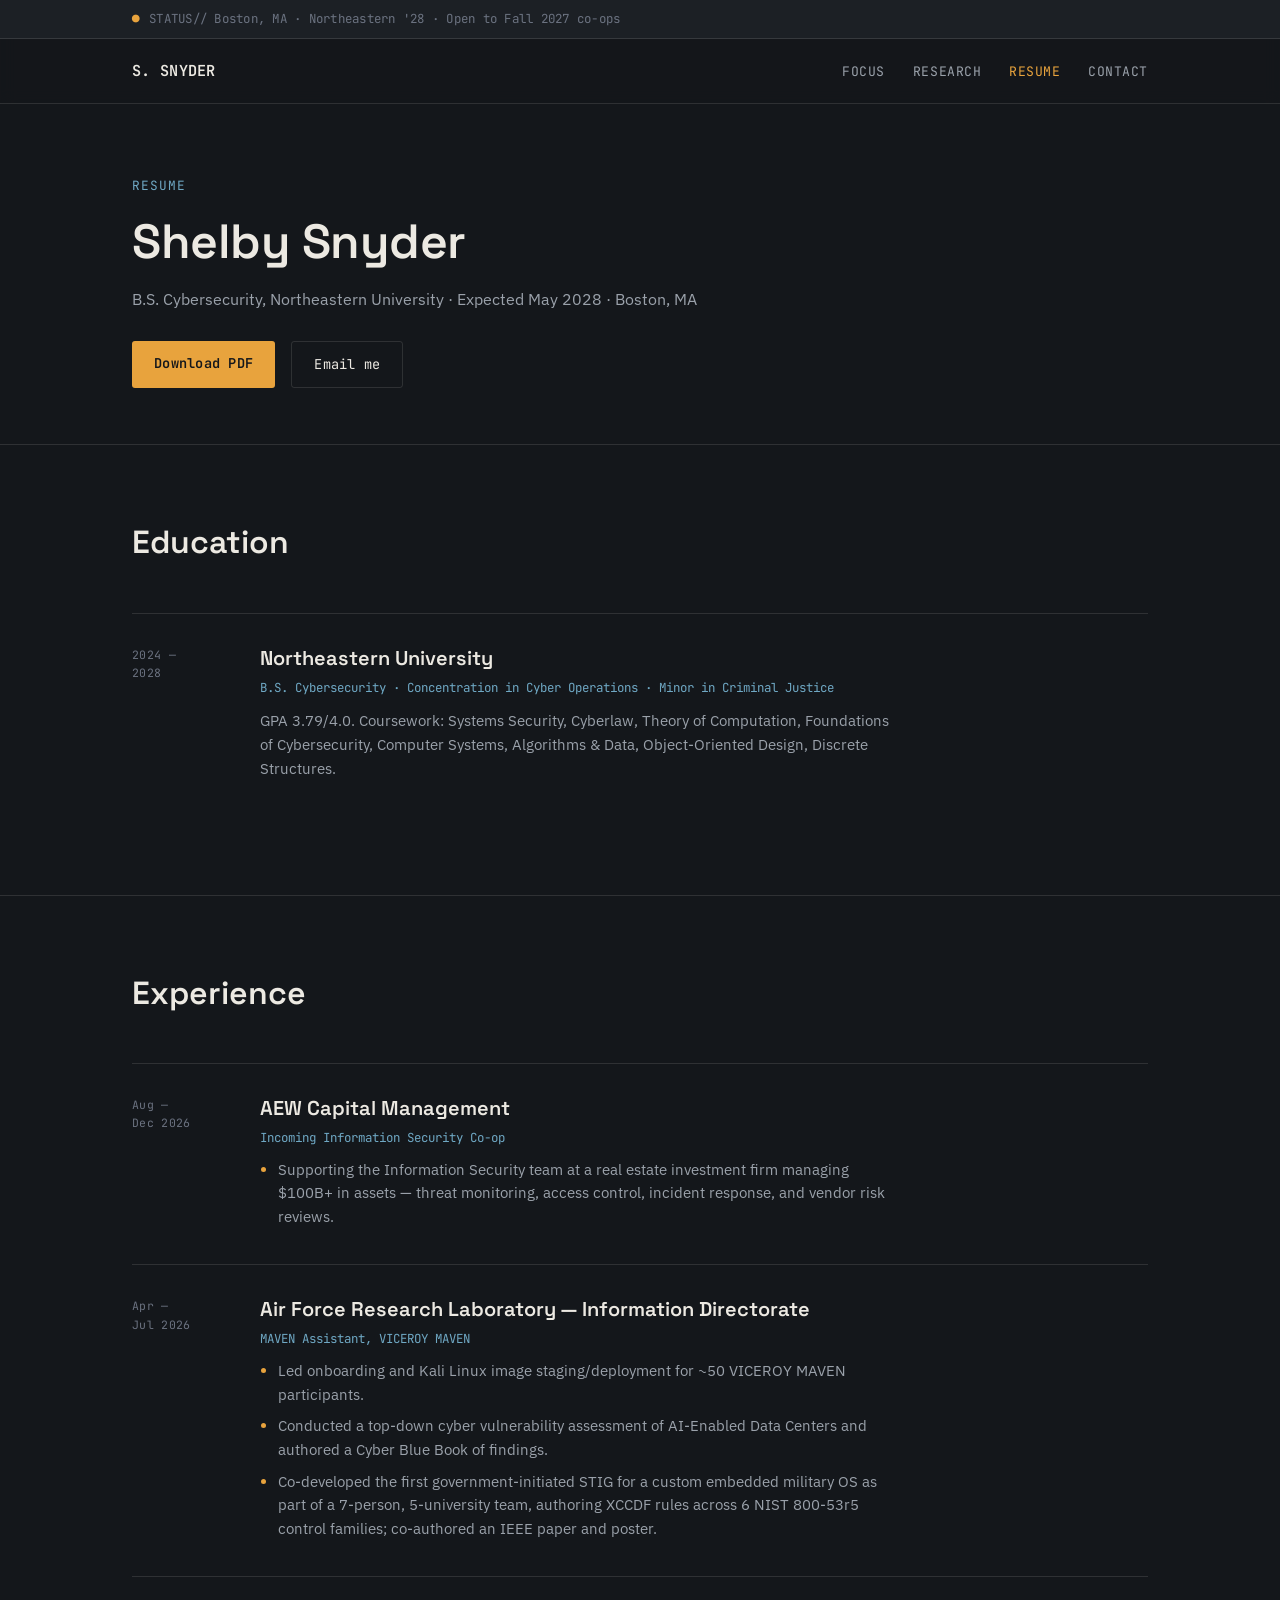
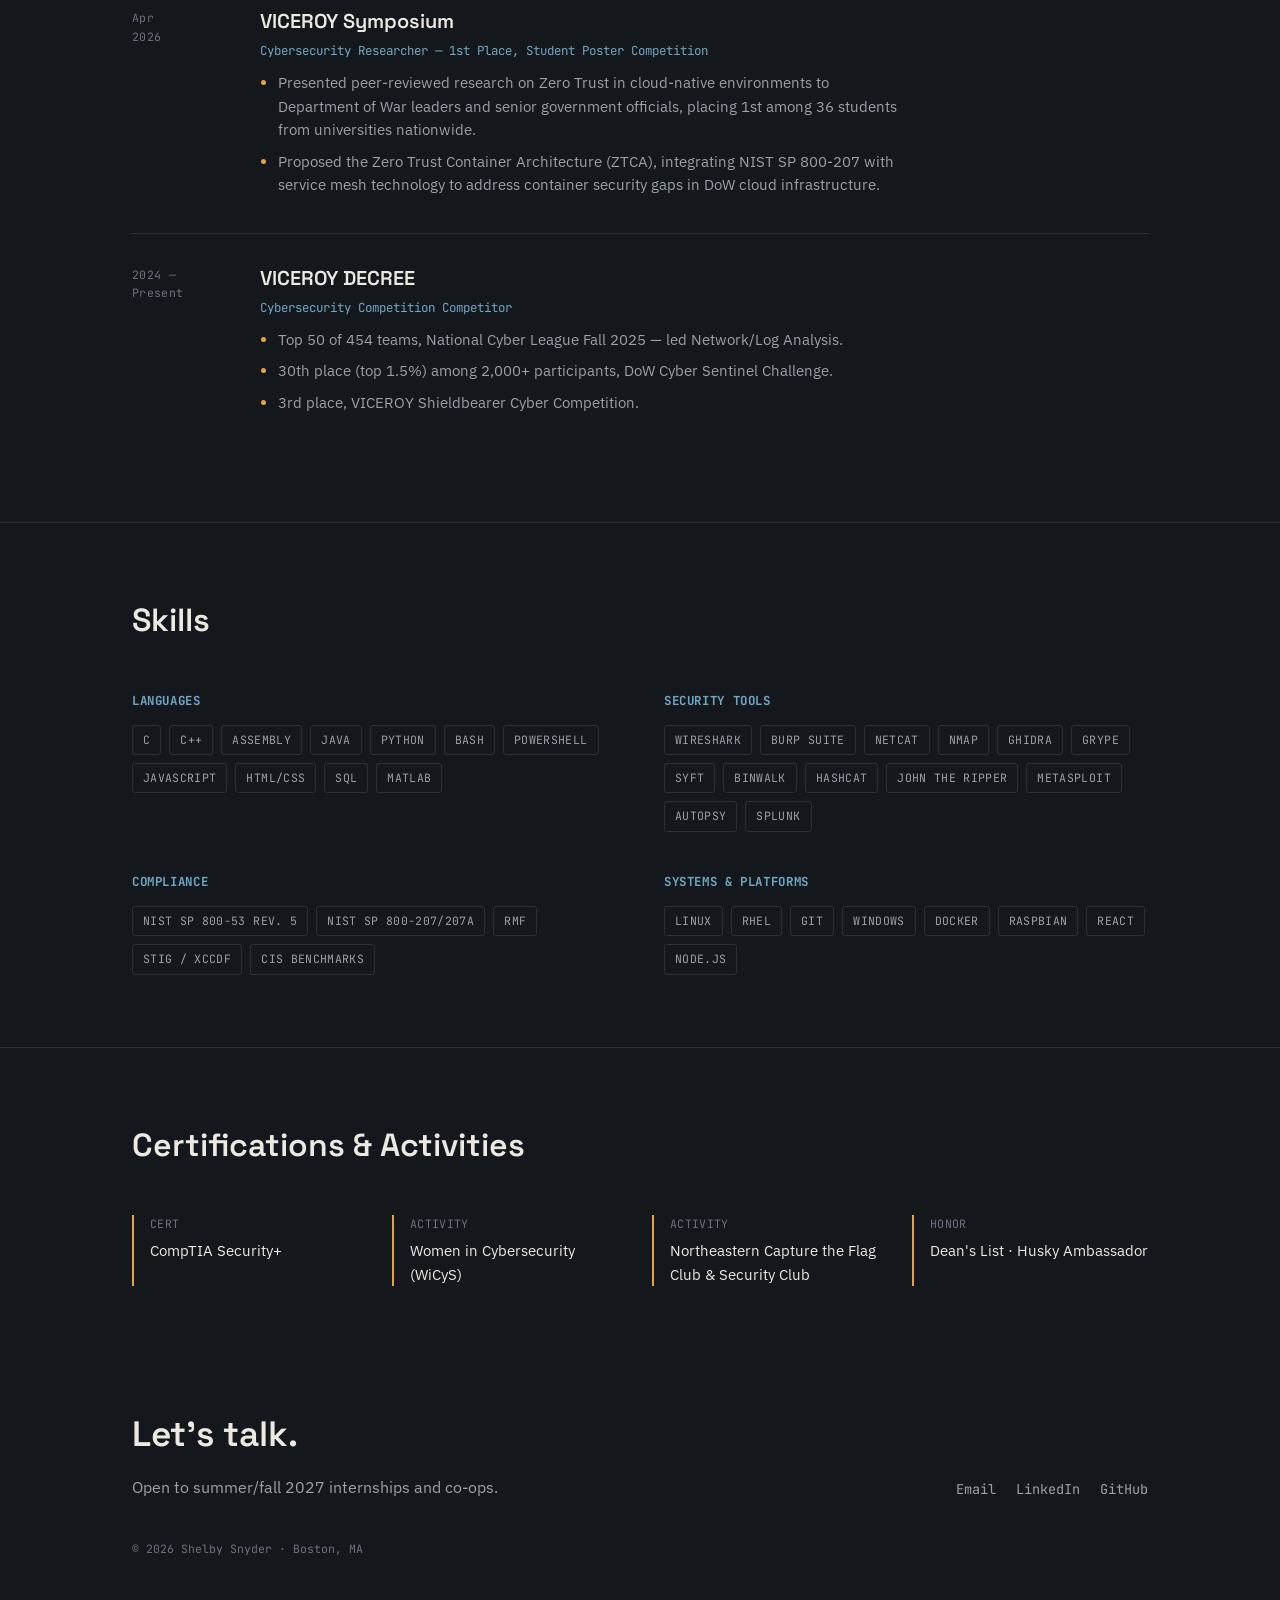
<file: resume.html>
<!DOCTYPE html>
<html lang="en">
<head>
<meta charset="UTF-8" />
<meta name="viewport" content="width=device-width, initial-scale=1.0" />
<title>Resume — Shelby Snyder</title>
<meta name="description" content="Shelby Snyder's resume — cybersecurity coursework, research experience, and technical skills." />
<link rel="preconnect" href="https://fonts.googleapis.com">
<link rel="preconnect" href="https://fonts.gstatic.com" crossorigin>
<link href="https://fonts.googleapis.com/css2?family=Space+Grotesk:wght@400;500;600;700&family=IBM+Plex+Sans:wght@400;500;600&family=JetBrains+Mono:wght@400;500;600&display=swap" rel="stylesheet">
<link rel="stylesheet" href="css/style.css">
</head>
<body>

<header>
  <div class="status-strip">
    <div class="wrap">
      <span class="dot">●</span>
      <span>STATUS// Boston, MA · Northeastern '28 · Open to Fall 2027 co-ops</span>
    </div>
  </div>
  <nav class="wrap">
    <a class="logo" href="index.html">S. SNYDER</a>
    <ul class="nav-links">
      <li><a href="index.html#focus">Focus</a></li>
      <li><a href="index.html#research">Research</a></li>
      <li><a href="resume.html" class="active">Resume</a></li>
      <li><a href="index.html#contact">Contact</a></li>
    </ul>
  </nav>
</header>

<main>
  <section class="hero compact" id="top">
    <div class="wrap">
      <div class="eyebrow">Resume</div>
      <h1 class="smaller">Shelby Snyder</h1>
      <p class="bio" style="margin-bottom: 28px;">
        B.S. Cybersecurity, Northeastern University · Expected May 2028 · Boston, MA
      </p>
      <div class="cta-row" style="margin-bottom: 0;">
        <a class="btn btn-primary" href="assets/pdfs/Shelby_Snyder_Resume.pdf" target="_blank" rel="noopener">Download PDF</a>
        <a class="btn btn-secondary" href="mailto:shelbychsnyder@gmail.com">Email me</a>
      </div>
    </div>
  </section>

  <section id="education">
    <div class="wrap">
      <div class="section-head">
        <h2>Education</h2>
      </div>
      <div class="entry-item" style="grid-template-columns: 100px 1fr;">
        <div class="entry-meta">2024 —<br/>2028</div>
        <div class="entry-body">
          <h3>Northeastern University</h3>
          <span class="entry-role">B.S. Cybersecurity · Concentration in Cyber Operations · Minor in Criminal Justice</span>
          <p>GPA 3.79/4.0. Coursework: Systems Security, Cyberlaw, Theory of Computation,
          Foundations of Cybersecurity, Computer Systems, Algorithms &amp; Data, Object-Oriented
          Design, Discrete Structures.</p>
        </div>
      </div>
    </div>
  </section>

  <section id="experience">
    <div class="wrap">
      <div class="section-head">
        <h2>Experience</h2>
      </div>

      <div class="entry-item">
        <div class="entry-meta">Aug —<br/>Dec 2026</div>
        <div class="entry-body">
          <h3>AEW Capital Management</h3>
          <span class="entry-role">Incoming Information Security Co-op</span>
          <ul>
            <li>Supporting the Information Security team at a real estate investment firm managing
            $100B+ in assets — threat monitoring, access control, incident response, and vendor
            risk reviews.</li>
          </ul>
        </div>
      </div>

      <div class="entry-item">
        <div class="entry-meta">Apr —<br/>Jul 2026</div>
        <div class="entry-body">
          <h3>Air Force Research Laboratory — Information Directorate</h3>
          <span class="entry-role">MAVEN Assistant, VICEROY MAVEN</span>
          <ul>
            <li>Led onboarding and Kali Linux image staging/deployment for ~50 VICEROY MAVEN
            participants.</li>
            <li>Conducted a top-down cyber vulnerability assessment of AI-Enabled Data Centers and
            authored a Cyber Blue Book of findings.</li>
            <li>Co-developed the first government-initiated STIG for a custom embedded military OS
            as part of a 7-person, 5-university team, authoring XCCDF rules across 6 NIST
            800-53r5 control families; co-authored an IEEE paper and poster.</li>
          </ul>
        </div>
      </div>

      <div class="entry-item">
        <div class="entry-meta">Apr<br/>2026</div>
        <div class="entry-body">
          <h3>VICEROY Symposium</h3>
          <span class="entry-role">Cybersecurity Researcher — 1st Place, Student Poster Competition</span>
          <ul>
            <li>Presented peer-reviewed research on Zero Trust in cloud-native environments to
            Department of War leaders and senior government officials, placing 1st among 36
            students from universities nationwide.</li>
            <li>Proposed the Zero Trust Container Architecture (ZTCA), integrating NIST SP 800-207
            with service mesh technology to address container security gaps in DoW cloud
            infrastructure.</li>
          </ul>
        </div>
      </div>

      <div class="entry-item">
        <div class="entry-meta">2024 —<br/>Present</div>
        <div class="entry-body">
          <h3>VICEROY DECREE</h3>
          <span class="entry-role">Cybersecurity Competition Competitor</span>
          <ul>
            <li>Top 50 of 454 teams, National Cyber League Fall 2025 — led Network/Log Analysis.</li>
            <li>30th place (top 1.5%) among 2,000+ participants, DoW Cyber Sentinel Challenge.</li>
            <li>3rd place, VICEROY Shieldbearer Cyber Competition.</li>
          </ul>
        </div>
      </div>
    </div>
  </section>

  <section id="skills">
    <div class="wrap">
      <div class="section-head">
        <h2>Skills</h2>
      </div>
      <div class="skills-grid">
        <div class="skill-group">
          <h3>Languages</h3>
          <div class="skill-tags">
            <span class="tag">C</span><span class="tag">C++</span><span class="tag">Assembly</span>
            <span class="tag">Java</span><span class="tag">Python</span><span class="tag">Bash</span>
            <span class="tag">PowerShell</span><span class="tag">JavaScript</span>
            <span class="tag">HTML/CSS</span><span class="tag">SQL</span><span class="tag">MATLAB</span>
          </div>
        </div>
        <div class="skill-group">
          <h3>Security Tools</h3>
          <div class="skill-tags">
            <span class="tag">Wireshark</span><span class="tag">Burp Suite</span><span class="tag">Netcat</span>
            <span class="tag">Nmap</span><span class="tag">Ghidra</span><span class="tag">Grype</span>
            <span class="tag">Syft</span><span class="tag">Binwalk</span><span class="tag">Hashcat</span>
            <span class="tag">John the Ripper</span><span class="tag">Metasploit</span>
            <span class="tag">Autopsy</span><span class="tag">Splunk</span>
          </div>
        </div>
        <div class="skill-group">
          <h3>Compliance</h3>
          <div class="skill-tags">
            <span class="tag">NIST SP 800-53 Rev. 5</span><span class="tag">NIST SP 800-207/207A</span>
            <span class="tag">RMF</span><span class="tag">STIG / XCCDF</span><span class="tag">CIS Benchmarks</span>
          </div>
        </div>
        <div class="skill-group">
          <h3>Systems &amp; Platforms</h3>
          <div class="skill-tags">
            <span class="tag">Linux</span><span class="tag">RHEL</span><span class="tag">Git</span>
            <span class="tag">Windows</span><span class="tag">Docker</span><span class="tag">Raspbian</span>
            <span class="tag">React</span><span class="tag">Node.js</span>
          </div>
        </div>
      </div>
    </div>
  </section>

  <section id="certifications">
    <div class="wrap">
      <div class="section-head">
        <h2>Certifications &amp; Activities</h2>
      </div>
      <div class="recognition">
        <div class="rec-item">
          <span class="num">CERT</span>
          <p>CompTIA Security+</p>
        </div>
        <div class="rec-item">
          <span class="num">ACTIVITY</span>
          <p>Women in Cybersecurity (WiCyS)</p>
        </div>
        <div class="rec-item">
          <span class="num">ACTIVITY</span>
          <p>Northeastern Capture the Flag Club &amp; Security Club</p>
        </div>
        <div class="rec-item">
          <span class="num">HONOR</span>
          <p>Dean's List · Husky Ambassador</p>
        </div>
      </div>
    </div>
  </section>
</main>

<footer id="contact">
  <div class="wrap">
    <div class="footer-row">
      <div>
        <h2>Let's talk.</h2>
        <p style="color: var(--text-dim);">Open to summer/fall 2027 internships and co-ops.</p>
      </div>
      <div class="footer-links">
        <a href="mailto:shelbychsnyder@gmail.com">Email</a>
        <a href="https://www.linkedin.com/in/shelbycsnyder" target="_blank" rel="noopener">LinkedIn</a>
        <a href="#">GitHub</a>
      </div>
    </div>
    <p class="footer-note">© 2026 Shelby Snyder · Boston, MA</p>
  </div>
</footer>

<script src="js/main.js"></script>
</body>
</html>
</file>
<file: css/style.css>
:root {
  --bg: #14171B;
  --bg-panel: #1C2025;
  --bg-panel-2: #21262C;
  --text: #ECE9E2;
  --text-dim: #9AA1AA;
  --text-faint: #6B7280;
  --amber: #E8A33D;
  --blue: #6FA8C4;
  --line: rgba(236, 233, 226, 0.12);
  --font-display: 'Space Grotesk', sans-serif;
  --font-body: 'IBM Plex Sans', sans-serif;
  --font-mono: 'JetBrains Mono', monospace;
}

* { margin: 0; padding: 0; box-sizing: border-box; }

html { scroll-behavior: smooth; }

body {
  background: var(--bg);
  color: var(--text);
  font-family: var(--font-body);
  line-height: 1.6;
  -webkit-font-smoothing: antialiased;
}

a { color: inherit; text-decoration: none; }

:focus-visible {
  outline: 2px solid var(--amber);
  outline-offset: 3px;
}

.wrap {
  max-width: 1080px;
  margin: 0 auto;
  padding: 0 32px;
}

/* ---------- NAV ---------- */
header {
  position: sticky;
  top: 0;
  z-index: 10;
  background: rgba(20, 23, 27, 0.9);
  backdrop-filter: blur(8px);
  border-bottom: 1px solid var(--line);
}

nav.wrap {
  display: flex;
  justify-content: space-between;
  align-items: center;
  padding-top: 20px;
  padding-bottom: 20px;
  flex-wrap: wrap;
  gap: 12px;
}

.logo {
  font-family: var(--font-mono);
  font-size: 0.95rem;
  font-weight: 600;
  letter-spacing: 0.02em;
}

.nav-links {
  display: flex;
  gap: 28px;
  list-style: none;
  font-family: var(--font-mono);
  font-size: 0.82rem;
  letter-spacing: 0.04em;
  text-transform: uppercase;
}

.nav-links a {
  color: var(--text-dim);
  transition: color 0.15s ease;
}

.nav-links a.active,
.nav-links a:hover { color: var(--amber); }

/* ---------- STATUS STRIP ---------- */
.status-strip {
  background: var(--bg-panel);
  border-bottom: 1px solid var(--line);
  font-family: var(--font-mono);
  font-size: 0.78rem;
  color: var(--text-faint);
  letter-spacing: 0.02em;
}

.status-strip .wrap {
  padding-top: 9px;
  padding-bottom: 9px;
  display: flex;
  align-items: center;
  gap: 10px;
  flex-wrap: wrap;
}

.status-strip .dot {
  color: var(--amber);
  animation: blink 2.4s step-start infinite;
}

@media (prefers-reduced-motion: reduce) {
  .status-strip .dot { animation: none; }
  html { scroll-behavior: auto; }
}

@keyframes blink {
  50% { opacity: 0.25; }
}

/* ---------- HERO ---------- */
.hero {
  padding: 96px 0 80px;
  border-bottom: 1px solid var(--line);
}

.hero.compact { padding: 72px 0 56px; }

.eyebrow {
  font-family: var(--font-mono);
  font-size: 0.8rem;
  color: var(--blue);
  letter-spacing: 0.08em;
  text-transform: uppercase;
  margin-bottom: 20px;
}

h1 {
  font-family: var(--font-display);
  font-size: clamp(2.6rem, 6vw, 4.2rem);
  font-weight: 600;
  line-height: 1.05;
  letter-spacing: -0.01em;
  margin-bottom: 20px;
}

h1.smaller {
  font-size: clamp(2rem, 4.5vw, 3rem);
}

.thesis {
  font-family: var(--font-display);
  font-size: clamp(1.15rem, 2vw, 1.4rem);
  color: var(--text);
  font-weight: 400;
  max-width: 640px;
  margin-bottom: 24px;
}

.thesis strong {
  color: var(--amber);
  font-weight: 500;
}

.bio {
  max-width: 620px;
  color: var(--text-dim);
  font-size: 1rem;
  margin-bottom: 36px;
}

.cta-row {
  display: flex;
  gap: 16px;
  flex-wrap: wrap;
  margin-bottom: 40px;
}

.btn {
  font-family: var(--font-mono);
  font-size: 0.85rem;
  letter-spacing: 0.02em;
  padding: 12px 22px;
  border-radius: 3px;
  transition: all 0.15s ease;
  display: inline-block;
}

.btn-primary {
  background: var(--amber);
  color: #14171B;
  font-weight: 600;
}

.btn-primary:hover { background: #f0b558; }

.btn-secondary {
  border: 1px solid var(--line);
  color: var(--text);
}

.btn-secondary:hover { border-color: var(--blue); color: var(--blue); }

.tag-row {
  display: flex;
  gap: 10px;
  flex-wrap: wrap;
}

.tag {
  font-family: var(--font-mono);
  font-size: 0.72rem;
  letter-spacing: 0.03em;
  color: var(--text-faint);
  border: 1px solid var(--line);
  padding: 5px 10px;
  border-radius: 3px;
  text-transform: uppercase;
}

/* ---------- SECTION HEADERS ---------- */
section { padding: 72px 0; border-bottom: 1px solid var(--line); }
section:last-of-type { border-bottom: none; }

.section-head {
  margin-bottom: 44px;
  display: flex;
  justify-content: space-between;
  align-items: baseline;
  flex-wrap: wrap;
  gap: 12px;
}

.section-head h2 {
  font-family: var(--font-display);
  font-size: clamp(1.5rem, 3vw, 2rem);
  font-weight: 600;
}

.section-head .section-note {
  font-family: var(--font-mono);
  font-size: 0.78rem;
  color: var(--text-faint);
}

/* ---------- FOCUS GRID ---------- */
.focus-grid {
  display: grid;
  grid-template-columns: repeat(2, 1fr);
  gap: 1px;
  background: var(--line);
  border: 1px solid var(--line);
}

.focus-card {
  background: var(--bg-panel);
  padding: 32px;
  opacity: 0;
  transform: translateY(12px);
  transition: opacity 0.5s ease, transform 0.5s ease;
}

.focus-card.visible { opacity: 1; transform: translateY(0); }

.focus-tag {
  font-family: var(--font-mono);
  font-size: 0.72rem;
  color: var(--amber);
  letter-spacing: 0.05em;
  margin-bottom: 14px;
  display: block;
}

.focus-card h3 {
  font-family: var(--font-display);
  font-size: 1.2rem;
  font-weight: 600;
  margin-bottom: 10px;
}

.focus-card p {
  color: var(--text-dim);
  font-size: 0.92rem;
}

/* ---------- RESEARCH / TIMELINE ITEMS ---------- */
.research-item,
.entry-item {
  display: grid;
  grid-template-columns: 100px 1fr;
  gap: 28px;
  padding: 28px 0;
  border-top: 1px solid var(--line);
  opacity: 0;
  transform: translateY(12px);
  transition: opacity 0.5s ease, transform 0.5s ease;
}

.research-item.visible,
.entry-item.visible { opacity: 1; transform: translateY(0); }

.research-item:first-of-type,
.entry-item:first-of-type { border-top: none; }

.research-meta,
.entry-meta {
  font-family: var(--font-mono);
  font-size: 0.72rem;
  color: var(--text-faint);
  letter-spacing: 0.03em;
  padding-top: 4px;
}

.research-body h3,
.entry-body h3 {
  font-family: var(--font-display);
  font-size: 1.25rem;
  font-weight: 600;
  margin-bottom: 4px;
}

.entry-body .entry-role {
  font-family: var(--font-mono);
  font-size: 0.78rem;
  color: var(--blue);
  margin-bottom: 10px;
  display: block;
}

.research-body p,
.entry-body p {
  color: var(--text-dim);
  font-size: 0.95rem;
  max-width: 640px;
  margin-bottom: 14px;
}

.entry-body ul {
  color: var(--text-dim);
  font-size: 0.92rem;
  max-width: 640px;
  padding-left: 18px;
  margin-bottom: 6px;
}

.entry-body li { margin-bottom: 8px; }
.entry-body li::marker { color: var(--amber); }

.research-link {
  font-family: var(--font-mono);
  font-size: 0.8rem;
  color: var(--blue);
  border-bottom: 1px solid transparent;
}

.research-link:hover { border-bottom-color: var(--blue); }

/* ---------- RECOGNITION / SKILLS STRIP ---------- */
.recognition {
  display: grid;
  grid-template-columns: repeat(4, 1fr);
  gap: 24px;
}

.rec-item {
  border-left: 2px solid var(--amber);
  padding-left: 16px;
}

.rec-item .num {
  font-family: var(--font-mono);
  font-size: 0.72rem;
  color: var(--text-faint);
  text-transform: uppercase;
  letter-spacing: 0.03em;
  margin-bottom: 6px;
  display: block;
}

.rec-item p {
  font-size: 0.92rem;
  color: var(--text);
}

/* ---------- SKILLS GROUPS (resume page) ---------- */
.skills-grid {
  display: grid;
  grid-template-columns: 1fr 1fr;
  gap: 40px 48px;
}

.skill-group h3 {
  font-family: var(--font-mono);
  font-size: 0.78rem;
  color: var(--blue);
  text-transform: uppercase;
  letter-spacing: 0.05em;
  margin-bottom: 14px;
}

.skill-tags {
  display: flex;
  flex-wrap: wrap;
  gap: 8px;
}

.skill-tags .tag { color: var(--text-dim); }

/* ---------- FOOTER ---------- */
footer {
  padding: 48px 0 64px;
}

.footer-row {
  display: flex;
  justify-content: space-between;
  align-items: flex-end;
  flex-wrap: wrap;
  gap: 24px;
}

footer h2 {
  font-family: var(--font-display);
  font-size: clamp(1.6rem, 3vw, 2.2rem);
  font-weight: 600;
  margin-bottom: 12px;
}

.footer-links {
  display: flex;
  gap: 20px;
  font-family: var(--font-mono);
  font-size: 0.85rem;
}

.footer-links a { color: var(--text-dim); }
.footer-links a:hover { color: var(--amber); }

.footer-note {
  font-family: var(--font-mono);
  font-size: 0.72rem;
  color: var(--text-faint);
  margin-top: 40px;
}

/* ---------- RESPONSIVE ---------- */
@media (max-width: 720px) {
  .focus-grid { grid-template-columns: 1fr; }
  .recognition { grid-template-columns: repeat(2, 1fr); }
  .research-item, .entry-item { grid-template-columns: 1fr; gap: 8px; }
  .skills-grid { grid-template-columns: 1fr; gap: 32px; }
  nav.wrap { justify-content: center; text-align: center; }
  .footer-row { flex-direction: column; align-items: flex-start; }
}

@media (max-width: 480px) {
  .recognition { grid-template-columns: 1fr; }
}
</file>
